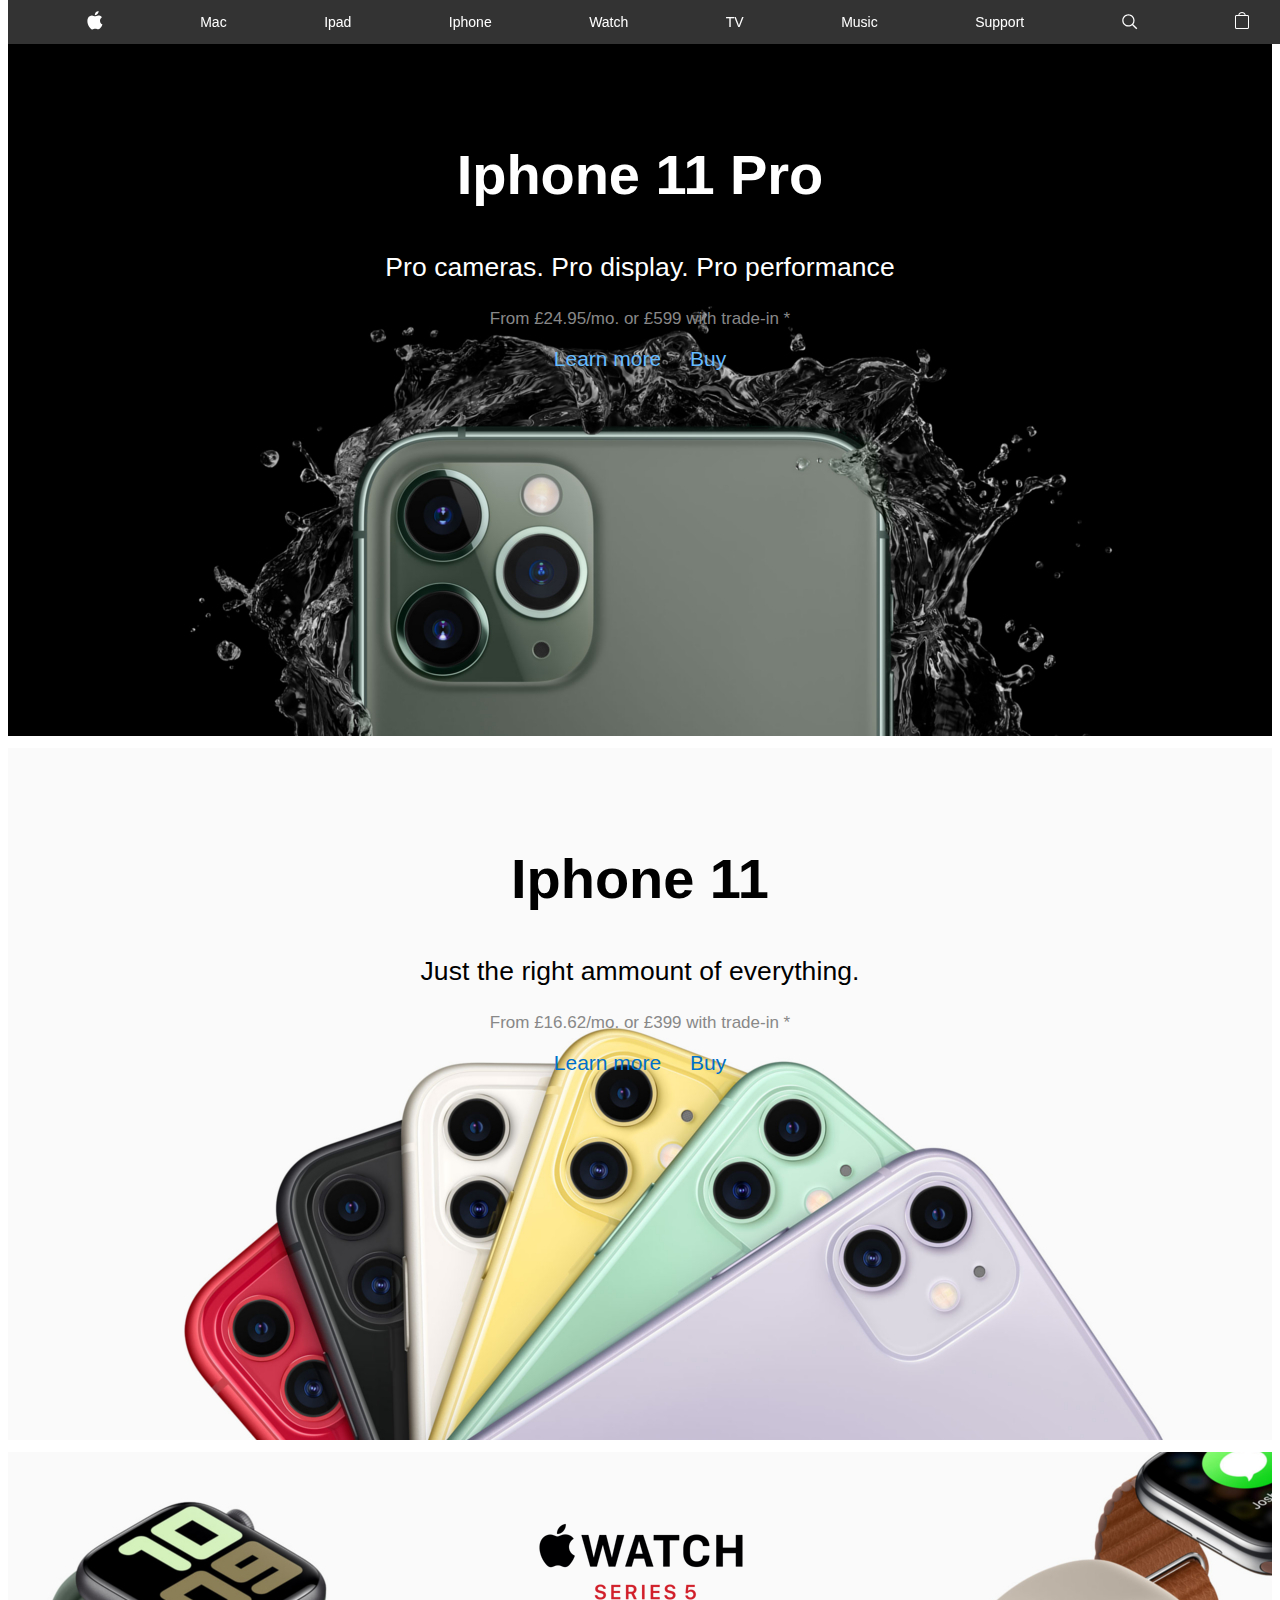
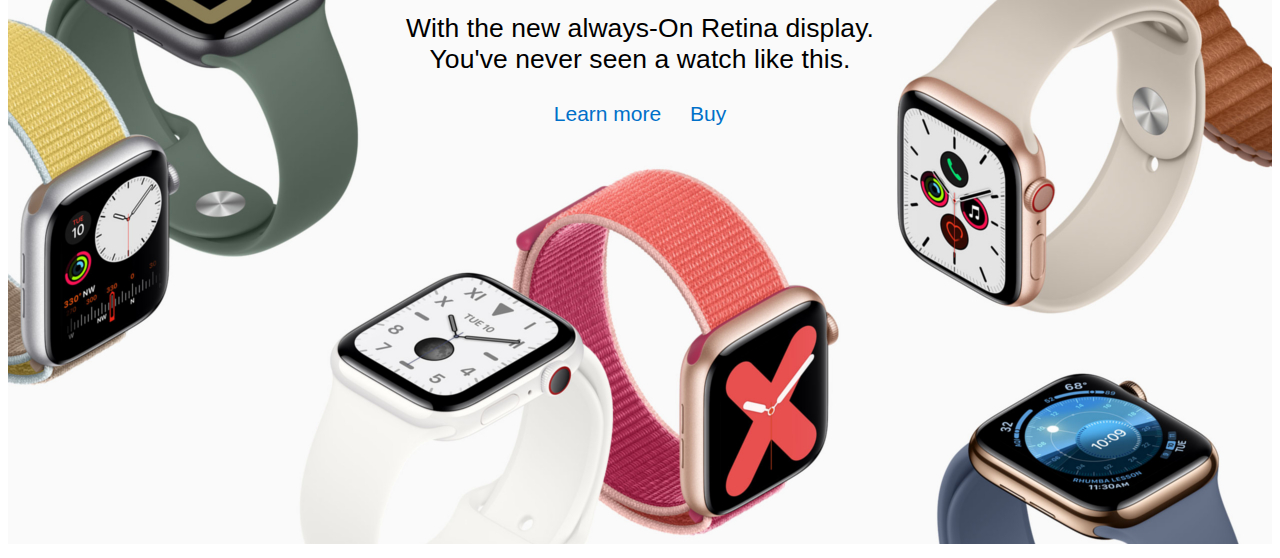
<file: index.html>
<!doctype html>
<html lang="en">
<head>
    <meta charset="UTF-8">
    <meta name="viewport"
          content="width=device-width, user-scalable=no, initial-scale=1.0, maximum-scale=1.0, minimum-scale=1.0">
    <meta http-equiv="X-UA-Compatible" content="ie=edge">
    <title>Apple</title>
    <link rel="stylesheet" href="styles.css">
    <script src="main.js"></script>
</head>
<body>
    <header>
        <div class="containter">
            <nav class="nav">
                <ul class="nav-list nav-list-mobile">
                    <li class="nav-item">
                        <div class="mobile-menu">
                            <span class="line line-top"></span>
                            <span class="line line-bottom"></span>
                        </div>
                    </li>
                    <li class="nav-item">
                        <a href="index.html" class="nav-link nav-link-apple"></a>
                    </li>
                    <li class="nav-item">
                        <a href="#" class="nav-link nav-link-bag"></a>
                    </li>
                </ul>
                <!-- /.nav list nav-list-mobile -->
                <ul class="nav-list nav-list-larger">
                    <li class="nav-item nav-item-hidden">
                        <a href="index.html" class="nav-link nav-link-apple"></a>
                    </li>
                    <li class="nav-item">
                        <a href="mac.html" class="nav-link">Mac</a>
                    </li>
                    <li class="nav-item">
                        <a href="ipad.html" class="nav-link">Ipad</a>
                    </li>
                    <li class="nav-item">
                        <a href="#" class="nav-link">Iphone</a>
                    </li>
                    <li class="nav-item">
                        <a href="#" class="nav-link">Watch</a>
                    </li>
                    <li class="nav-item">
                        <a href="#" class="nav-link">TV</a>
                    </li>
                    <li class="nav-item">
                        <a href="#" class="nav-link">Music</a>
                    </li>
                    <li class="nav-item">
                        <a href="#" class="nav-link">Support</a>
                    </li>
                    <li class="nav-item">
                        <a href="#" class="nav-link nav-link-search"></a>
                    </li>
                    <li class="nav-item nav-item-hidden">
                        <a href="#" class="nav-link nav-link-bag"></a>
                    </li>
                </ul>
                <!-- /.nav list nav-list-Larger -->
            </nav>
        </div>
    </header>

    <section class="hero iphone-11-pro">
        <div class="container">
            <div class="title">
                <h2 class="title-heading">Iphone 11 Pro </h2>
                <h3 class="title-sub-heading">Pro cameras. Pro display. Pro performance</h3>
                <p class="title-price">From £24.95/mo. or £599 with trade-in *</p>
            </div>
            <div class="cta">
                <a href="#" class="cta-link">Learn more</a>
                <a href="#" class="cta-link">Buy</a>
            </div>
        </div>
    </section>

    <section class="hero iphone-11">
        <div class="container">
            <div class="title title-dark">
                <h2 class="title-heading">Iphone 11 </h2>
                <h3 class="title-sub-heading">Just the right ammount of everything.</h3>
                <p class="title-price">From £16.62/mo. or £399 with trade-in *</p>
            </div>
            <div class="cta">
                <a href="#" class="cta-link cta-link-darker">Learn more</a>
                <a href="#" class="cta-link cta-link-darker">Buy</a>
            </div>
        </div>
    </section>

    <section class="hero watch">
        <div class="container">
            <div class="title title-dark">
                <h2 class="title-heading-watch"></h2>
                <h3 class="title-sub-heading">With the new always-On Retina display. <br>
                    You've never seen a watch like this.</h3>
            </div>
            <div class="cta">
                <a href="#" class="cta-link cta-link-darker">Learn more</a>
                <a href="#" class="cta-link cta-link-darker">Buy</a>
            </div>
        </div>
    </section>
</body>
</html>
</file>
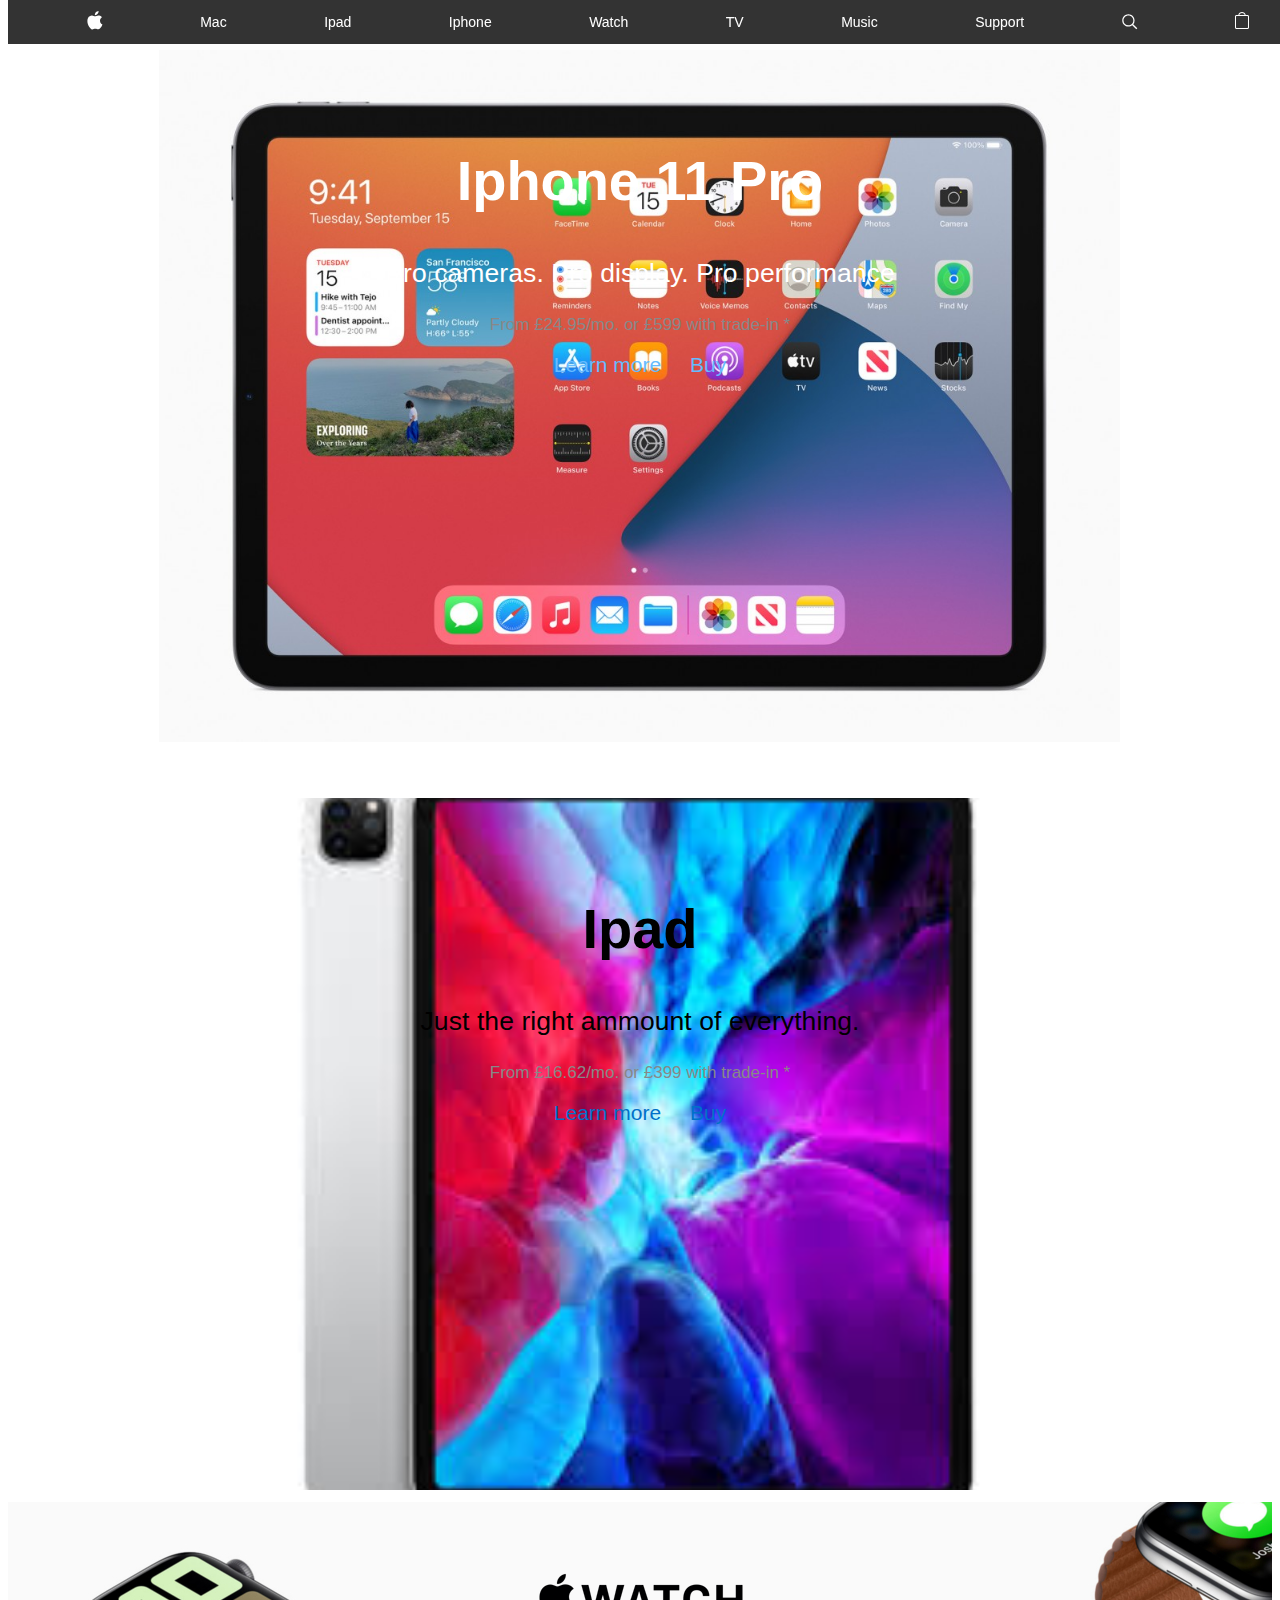
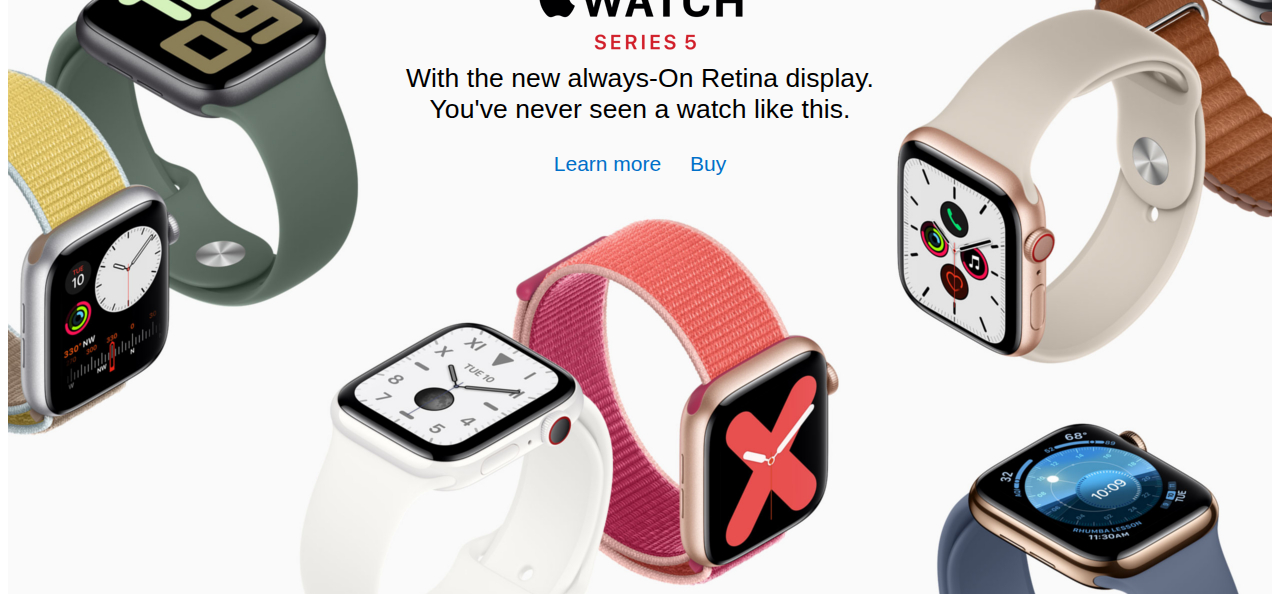
<file: ipad.html>
<!doctype html>
<html lang="en">
<head>
    <meta charset="UTF-8">
    <meta name="viewport"
          content="width=device-width, user-scalable=no, initial-scale=1.0, maximum-scale=1.0, minimum-scale=1.0">
    <meta http-equiv="X-UA-Compatible" content="ie=edge">
    <title>Apple</title>
    <link rel="stylesheet" href="styles.css">
    <script src="main.js"></script>
</head>
<body>
    <header>
        <div class="containter">
            <nav class="nav">
                <ul class="nav-list nav-list-mobile">
                    <li class="nav-item">
                        <div class="mobile-menu">
                            <span class="line line-top"></span>
                            <span class="line line-bottom"></span>
                        </div>
                    </li>
                    <li class="nav-item">
                        <a href="index.html" class="nav-link nav-link-apple"></a>
                    </li>
                    <li class="nav-item">
                        <a href="#" class="nav-link nav-link-bag"></a>
                    </li>
                </ul>
                <!-- /.nav list nav-list-mobile -->
                <ul class="nav-list nav-list-larger">
                    <li class="nav-item nav-item-hidden">
                        <a href="index.html" class="nav-link nav-link-apple"></a>
                    </li>
                    <li class="nav-item">
                        <a href="mac.html" class="nav-link">Mac</a>
                    </li>
                    <li class="nav-item">
                        <a href="ipad.html" class="nav-link">Ipad</a>
                    </li>
                    <li class="nav-item">
                        <a href="#" class="nav-link">Iphone</a>
                    </li>
                    <li class="nav-item">
                        <a href="#" class="nav-link">Watch</a>
                    </li>
                    <li class="nav-item">
                        <a href="#" class="nav-link">TV</a>
                    </li>
                    <li class="nav-item">
                        <a href="#" class="nav-link">Music</a>
                    </li>
                    <li class="nav-item">
                        <a href="#" class="nav-link">Support</a>
                    </li>
                    <li class="nav-item">
                        <a href="#" class="nav-link nav-link-search"></a>
                    </li>
                    <li class="nav-item nav-item-hidden">
                        <a href="#" class="nav-link nav-link-bag"></a>
                    </li>
                </ul>
                <!-- /.nav list nav-list-Larger -->
            </nav>
        </div>
    </header>

    <section class="hero ipad1">
        <div class="container">
            <div class="title">
                <h2 class="title-heading">Iphone 11 Pro </h2>
                <h3 class="title-sub-heading">Pro cameras. Pro display. Pro performance</h3>
                <p class="title-price">From £24.95/mo. or £599 with trade-in *</p>
            </div>
            <div class="cta">
                <a href="#" class="cta-link">Learn more</a>
                <a href="#" class="cta-link">Buy</a>
            </div>
        </div>
    </section>

    <section class="hero ipad2">
        <div class="container">
            <div class="title title-dark">
                <h2 class="title-heading">Ipad </h2>
                <h3 class="title-sub-heading">Just the right ammount of everything.</h3>
                <p class="title-price">From £16.62/mo. or £399 with trade-in *</p>
            </div>
            <div class="cta">
                <a href="#" class="cta-link cta-link-darker">Learn more</a>
                <a href="#" class="cta-link cta-link-darker">Buy</a>
            </div>
        </div>
    </section>

    <section class="hero watch">
        <div class="container">
            <div class="title title-dark">
                <h2 class="title-heading-watch"></h2>
                <h3 class="title-sub-heading">With the new always-On Retina display. <br>
                    You've never seen a watch like this.</h3>
            </div>
            <div class="cta">
                <a href="#" class="cta-link cta-link-darker">Learn more</a>
                <a href="#" class="cta-link cta-link-darker">Buy</a>
            </div>
        </div>
    </section>
</body>
</html>
</file>
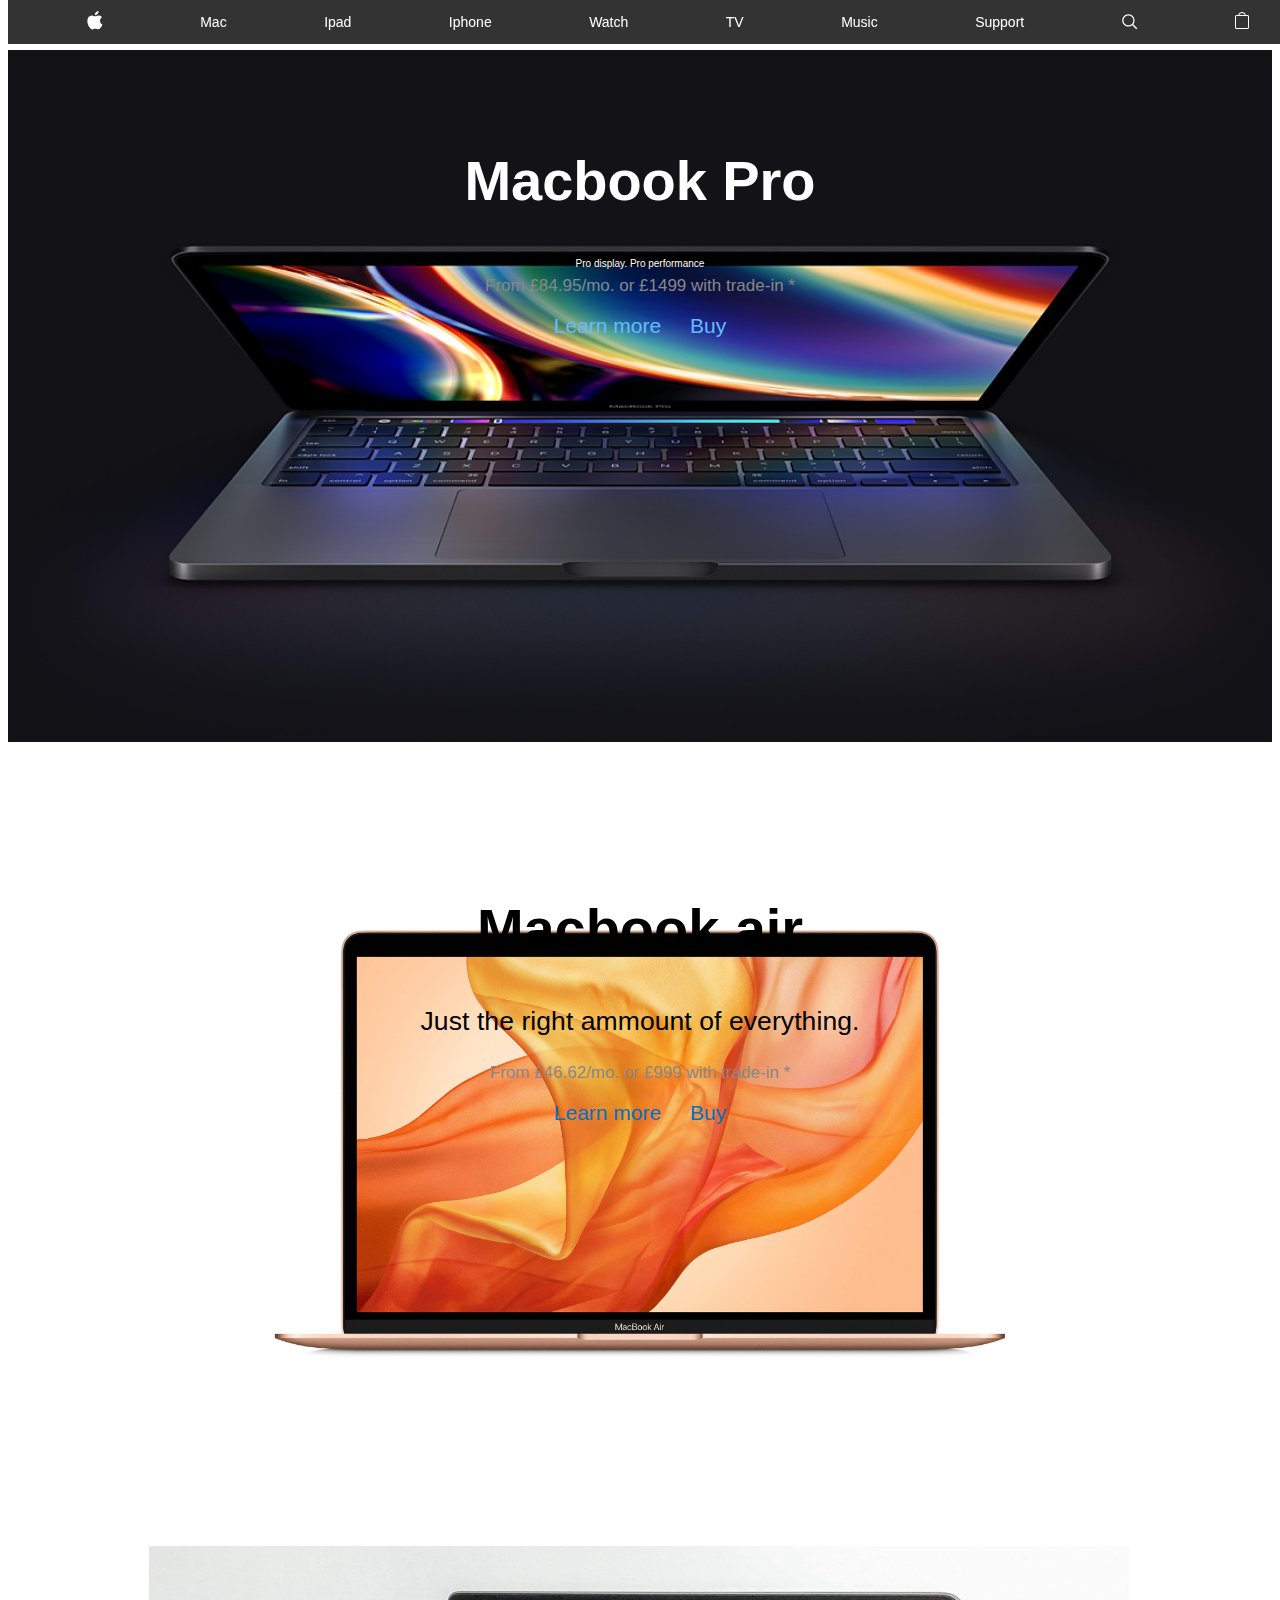
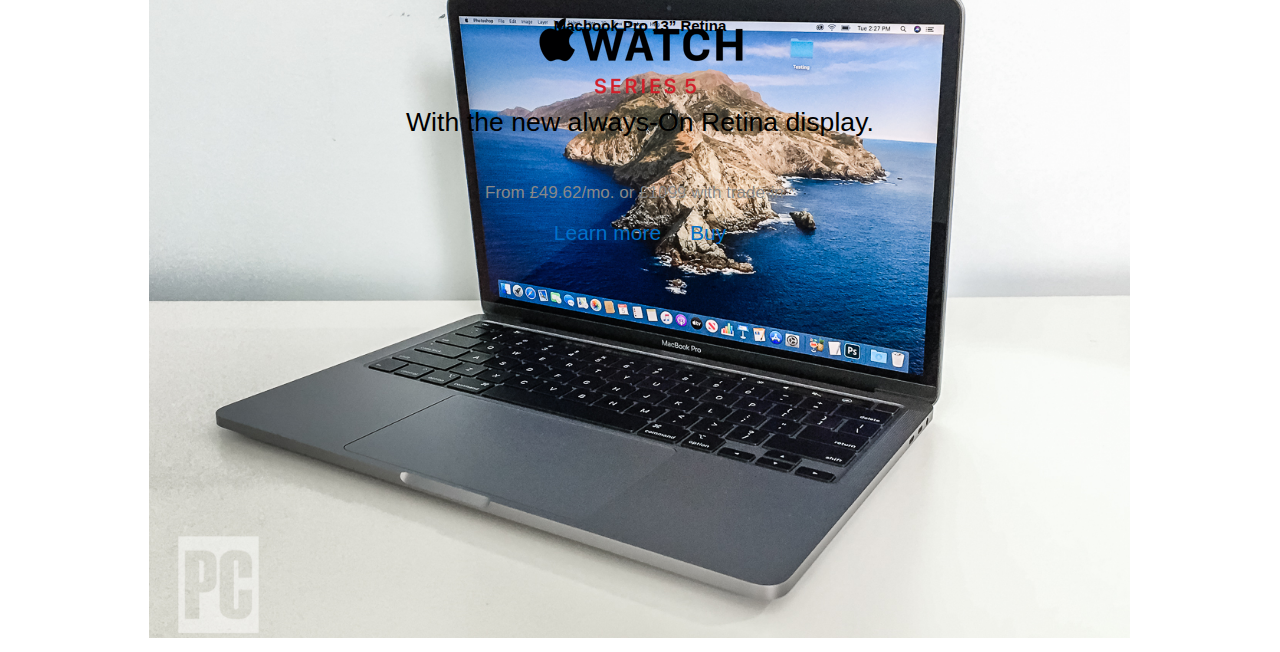
<file: mac.html>
<!doctype html>
<html lang="en">
<head>
    <meta charset="UTF-8">
    <meta name="viewport"
          content="width=device-width, user-scalable=no, initial-scale=1.0, maximum-scale=1.0, minimum-scale=1.0">
    <meta http-equiv="X-UA-Compatible" content="ie=edge">
    <title>Apple</title>
    <link rel="stylesheet" href="styles.css">
    <script src="main.js"></script>
</head>
<body>
    <header>
        <div class="containter">
            <nav class="nav">
                <ul class="nav-list nav-list-mobile">
                    <li class="nav-item">
                        <div class="mobile-menu">
                            <span class="line line-top"></span>
                            <span class="line line-bottom"></span>
                        </div>
                    </li>
                    <li class="nav-item">
                        <a href="index.html" class="nav-link nav-link-apple"></a>
                    </li>
                    <li class="nav-item">
                        <a href="#" class="nav-link nav-link-bag"></a>
                    </li>
                </ul>
                <!-- /.nav list nav-list-mobile -->
                <ul class="nav-list nav-list-larger">
                    <li class="nav-item nav-item-hidden">
                        <a href="index.html" class="nav-link nav-link-apple"></a>
                    </li>
                    <li class="nav-item">
                        <a href="mac.html" class="nav-link">Mac</a>
                    </li>
                    <li class="nav-item">
                        <a href="ipad.html" class="nav-link">Ipad</a>
                    </li>
                    <li class="nav-item">
                        <a href="#" class="nav-link">Iphone</a>
                    </li>
                    <li class="nav-item">
                        <a href="#" class="nav-link">Watch</a>
                    </li>
                    <li class="nav-item">
                        <a href="#" class="nav-link">TV</a>
                    </li>
                    <li class="nav-item">
                        <a href="#" class="nav-link">Music</a>
                    </li>
                    <li class="nav-item">
                        <a href="#" class="nav-link">Support</a>
                    </li>
                    <li class="nav-item">
                        <a href="#" class="nav-link nav-link-search"></a>
                    </li>
                    <li class="nav-item nav-item-hidden">
                        <a href="#" class="nav-link nav-link-bag"></a>
                    </li>
                </ul>
                <!-- /.nav list nav-list-Larger -->
            </nav>
        </div>
    </header>

    <section class="hero mac2">
        <div class="container">
            <div class="title">
                <h2 class="title-heading">Macbook Pro </h2>
                <h3 class="title-sub-heading"></h3>Pro display. Pro performance</h3>
                <p class="title-price">From £84.95/mo. or £1499 with trade-in *</p>
            </div>
            <div class="cta">
                <a href="#" class="cta-link">Learn more</a>
                <a href="#" class="cta-link">Buy</a>
            </div>
        </div>
    </section>

    <section class="hero mac1">
        <div class="container">
            <div class="title title-dark">
                <h2 class="title-heading">Macbook air </h2>
                <h3 class="title-sub-heading">Just the right ammount of everything.</h3>
                <p class="title-price">From £46.62/mo. or £999 with trade-in *</p>
            </div>
            <div class="cta">
                <a href="#" class="cta-link cta-link-darker">Learn more</a>
                <a href="#" class="cta-link cta-link-darker">Buy</a>
            </div>
        </div>
    </section>

    <section class="hero mac3">
        <div class="container">
            <div class="title title-dark">
                <h2 class="title-heading-watch"> Macbook Pro 13” Retina</h2>
                <h3 class="title-sub-heading">With the new always-On Retina display.</h3> <br>
                <p class="title-price">From £49.62/mo. or £1099 with trade-in *</p>
                   
            </div>
            <div class="cta">
                <a href="#" class="cta-link cta-link-darker">Learn more</a>
                <a href="#" class="cta-link cta-link-darker">Buy</a>
            </div>
        </div>
    </section>
</body>
</html>
</file>
<file: styles.css>
*::before,
*::after{
    margin: 0;
    padding: 0;
}

html{
    font-size: 10px;
    font-family: 'Poppins', sans-serif;
}


a{
    display: block;
    text-decoration: none;
}

.container{
    max-width: 98rem;
    margin: 0 auto;
    padding: 0 2.2rem;
}
/* header */
header {
    position: fixed;
    top: 0;
    z-index: 1400;
    width: 100%;
    height: 4.4rem;
    background-color: rgba(0,0,0,.8);
    backdrop-filter: blur(2rem);
}



.nav-list{
    list-style: none;
    display: flex;
    align-items: center;
    justify-content: space-around;
    margin: 0 -1rem;
}

.nav-list-mobile{
    display: none;

}

.nav-link{
    font-size: 1.4rem;
    color: #ffffff;
    padding: 0 1rem;
    transition: opacity .5s;
}

.nav-link:hover{
    opacity: .7;
}

.nav-link-apple{
    width: 1.6rem;
    height: 4.4rem;
    background: url('images/icons/apple.svg')  no-repeat;
    background-position: center;
}

.nav-link-search{
    width: 1.6rem;
    height: 4.4rem;
    background: url('images/icons/search.svg') center no-repeat;

}

.nav-link-bag{
    width: 1.4rem;
    height: 4.4rem;
    background: url('images/icons/bag.svg') center no-repeat;

}


.iphone-11-pro{
    background: url('images/hero/iphone-11-pro/iphone_11_pro_large.jpg') ;
    margin-top: 4.4rem;

}
.mac1{
    background: url('images/hero/mac/mac1.jpg') ;
    margin-top: 4.4rem;

}
.mac2{
    background: url('images/hero/mac/mac2.jpg') ;
    margin-top: 4.4rem;

}
.mac3{
    background: url('images/hero/mac/mac3.jpg') ;
    margin-top: 4.4rem;

}
.ipad1{
    background: url('images/hero/ipad/ipad1.jpg') ;
    margin-top: 4.4rem;

}
.ipad2{
    background: url('images/hero/ipad/ipad2.jpg') ;
    margin-top: 4.4rem;

}
.ipad3{
    background: url('images/hero/ipad/ipad3.jpg') ;
    margin-top: 4.4rem;

}
/*iphone 11 pro*/

.title{
    color:#ffffff;
    text-align: center;
    padding-top: 5.5rem;
}

.title-heading {
    font-size: 5.6rem;
    line-height:1.07143 ;
    letter-spacing: -.005rem;
}

.title-sub-heading{
    font-size: 2.65rem;
    margin-top: .6rem;
    letter-spacing: .008rem;
    font-weight: 400;
}

.title-price{
    font-size: 1.7rem;
    color: #888;
    margin-top: .68rem;
}

.cta{
    text-align: center;
    margin-top: 1.8rem;

}

.cta-link{
    color: #66bbff;
    font-size: 2.1rem;
    display: inline-block;
}

.cta-link:nth-child(2){
    margin-left: 2.6rem;
}

.cta-link:hover{
    border-bottom: 2px solid #66bbff;
}

/*iphone 11 section*/

.iphone-11{
    background: url('images/hero/iphone-11/iphone_11_large.jpg');
}

.title-dark{
    color: black;
}

.cta-link-darker{
    color: #0070c9;
}

.cta-link-darker:hover{
    border-bottom-color: #0070c9;
}

.watch{
    background: url('images/hero/watch/watch_large.jpg');
}

.title-heading-watch{
    height: 7.8rem;
    background: url('images/hero/watch/logo_watch_large.png') center no-repeat;
    background-size: auto 7.8rem;
    margin-top: 1.6rem;

}










/* moved to bottom of all section styles to keep consistent styles */
.hero {
    height: 69.2rem;

    background-size: auto 73.6rem;
    background-position: center;
    background-repeat: no-repeat;
    border-top: .6rem solid #fff;
    border-bottom: .6rem solid #fff;

}


.iphone-11-pro{
    border-top: none;
}

/* end */ 


@media screen and (max-width: 1068px){
    .iphone-11-pro{
        background: url('images/hero/iphone-11-pro/iphone_11_pro_medium.jpg');
    }
    .iphone-11{
        background: url('images/hero/iphone-11/iphone_11_medium.jpg');
    }

    .watch{
        background: url('images/hero/watch/watch_medium.jpg');
    }

    .hero{ 
        height: 65rem;
        background-size: auto 69.8rem;
        background-position: bottom center;
        background-repeat: no-repeat;
    }

    .title-heading{
        font-size: 4.4rem;
    }

    .title-sub-heading{
        font-size: 2.4rem;
    }

    .cta-link:nth-child(2){
        margin-left: 2rem;
    }

    .title-heading-watch{
        height: 6.2rem;
        background: url('images/hero/watch/logo_watch_medium.png') center no-repeat;
        background-size: auto 6.2rem;
    }
}

@media screen and (max-width: 767px){
    header {
        height: 4.8rem;
        transition: background .036s cubic-bezier(0.32, 0.8, 0.24, 1),
                    height 0.56 cubic-bezier(0.32, 0.8, 0.24, 1);
    }

    header .container{
        padding: 0;
    }

    .iphone-11-pro{
        margin-top: 4.8rem;
    }


    .nav-list{
        margin-top: 0;
    }

    .nav-list-mobile{
        display: flex;
    }

    .nav-item{
        width: 4.8rem;
        height: 4.8rem;
        display: flex;
        justify-content: center;
    }

    .nav-item-hidden{
        display: none;
    }

    .mobile-menu{
        position: relative;
        z-index: 1500;
        width: 100%;
        height: 100%;
        display: flex;
        flex-direction: column;
        align-items: center;
        justify-content: center;
        cursor: pointer;
    }

    .line{
        position: absolute;
        width: 1.7rem;
        height: 1px;
        background-color: #fff;
        transition: margin-top .3192s cubic-bezier(0.04, 0.04, 0.12, 0.96);
    }

    .line-top{
        margin-top: 3px;
    }

    .line-bottom{
        margin-top: -.4rem;
    }

    .active .line-top{
        margin-top: 0;
        transform: rotate(45deg);
        transition: transform .03192s .1s cubic-bezier(0.04, 0.04, 0.12, 0.96);
    }

    .active .line-bottom{
        margin-top: 0;
        transform: rotate(-45deg);
        transition: transform .03192s .1s cubic-bezier(0.04, 0.04, 0.12, 0.96);
    }

    header.active{
        height: 100%;
        background-color: black;
    }

    .nav-link-apple{
        width: 1.8rem;
        height: 4.8rem;
        position: relative;
        z-index: 1500;
    }

    .nav-link-bag{
        width: 1.6rem;
        height: 4.8rem;
        transition: opacity 3s;
    }

    .nav{
        position: relative;
    }

    .nav-link{
        font-size: 1.7rem;
        padding: 0;
        margin: auto 0;
    }

    .nav-list-larger{
        position: fixed;
        top: 0;
        left: 0;
        width: 0;
        height: 0;
        display: block;
        padding: 10.5rem 5rem;
        z-index: 1000;
        box-sizing: border-box;
        opacity: 0;
        visibility: hidden;
        transition: opacity .3s;
    }

    .active .nav-list-larger{
        width: 100%;
        height: 100vh;
        opacity: 1;
        visibility: visible;
    }

    .active .nav-link-bag {
        opacity: 0;
        transition: opacity .3s;
    }

    .nav-list-larger .nav-item{
        width: 100%;
        justify-content: flex-start;
        border-bottom: 2px solid rgba(255,255,255,.1);
    }

    .nav-list-larger .nav-item:nth-child(9){
        border-bottom: none;
    }


    .active .nav-list-larger .nav-item{
        animation: fadeIn 1s ease-in;
    }

    @keyframes fadeIn {
        from{
            opacity: 0;
        }
        to{
            opacity: 1;
        }
    }

}


@media screen and (max-width: 735px){
    .iphone-11-pro{
        background: url('images/hero/iphone-11-pro/iphone_11_pro_small.jpg');
    }
    .iphone-11{
        background: url('images/hero/iphone-11/iphone_11_small.jpg');
    }

    .watch{
        background: url('images/hero/watch/watch_small.jpg');
    }

    .hero{ 
        height: 50rem;
        background-size: auto 54.8rem;
        background-position: bottom center;
        background-repeat: no-repeat;
    }

    .title{
        padding-top: 3.7rem;
    }

    .title-heading{
        font-size: 3.2rem;
    }

    .title-sub-heading{
        font-size: 1.9rem;
    }

    .title-heading-watch{
        margin-bottom: -.5rem;
        margin-bottom: 0;
    }

    .title-price{
        font-size: 1.4rem;
    }

    .cta{
        margin-top: .7rem;
    }

    .cta-link{
        font-size: 1.9rem;
    }}
</file>
